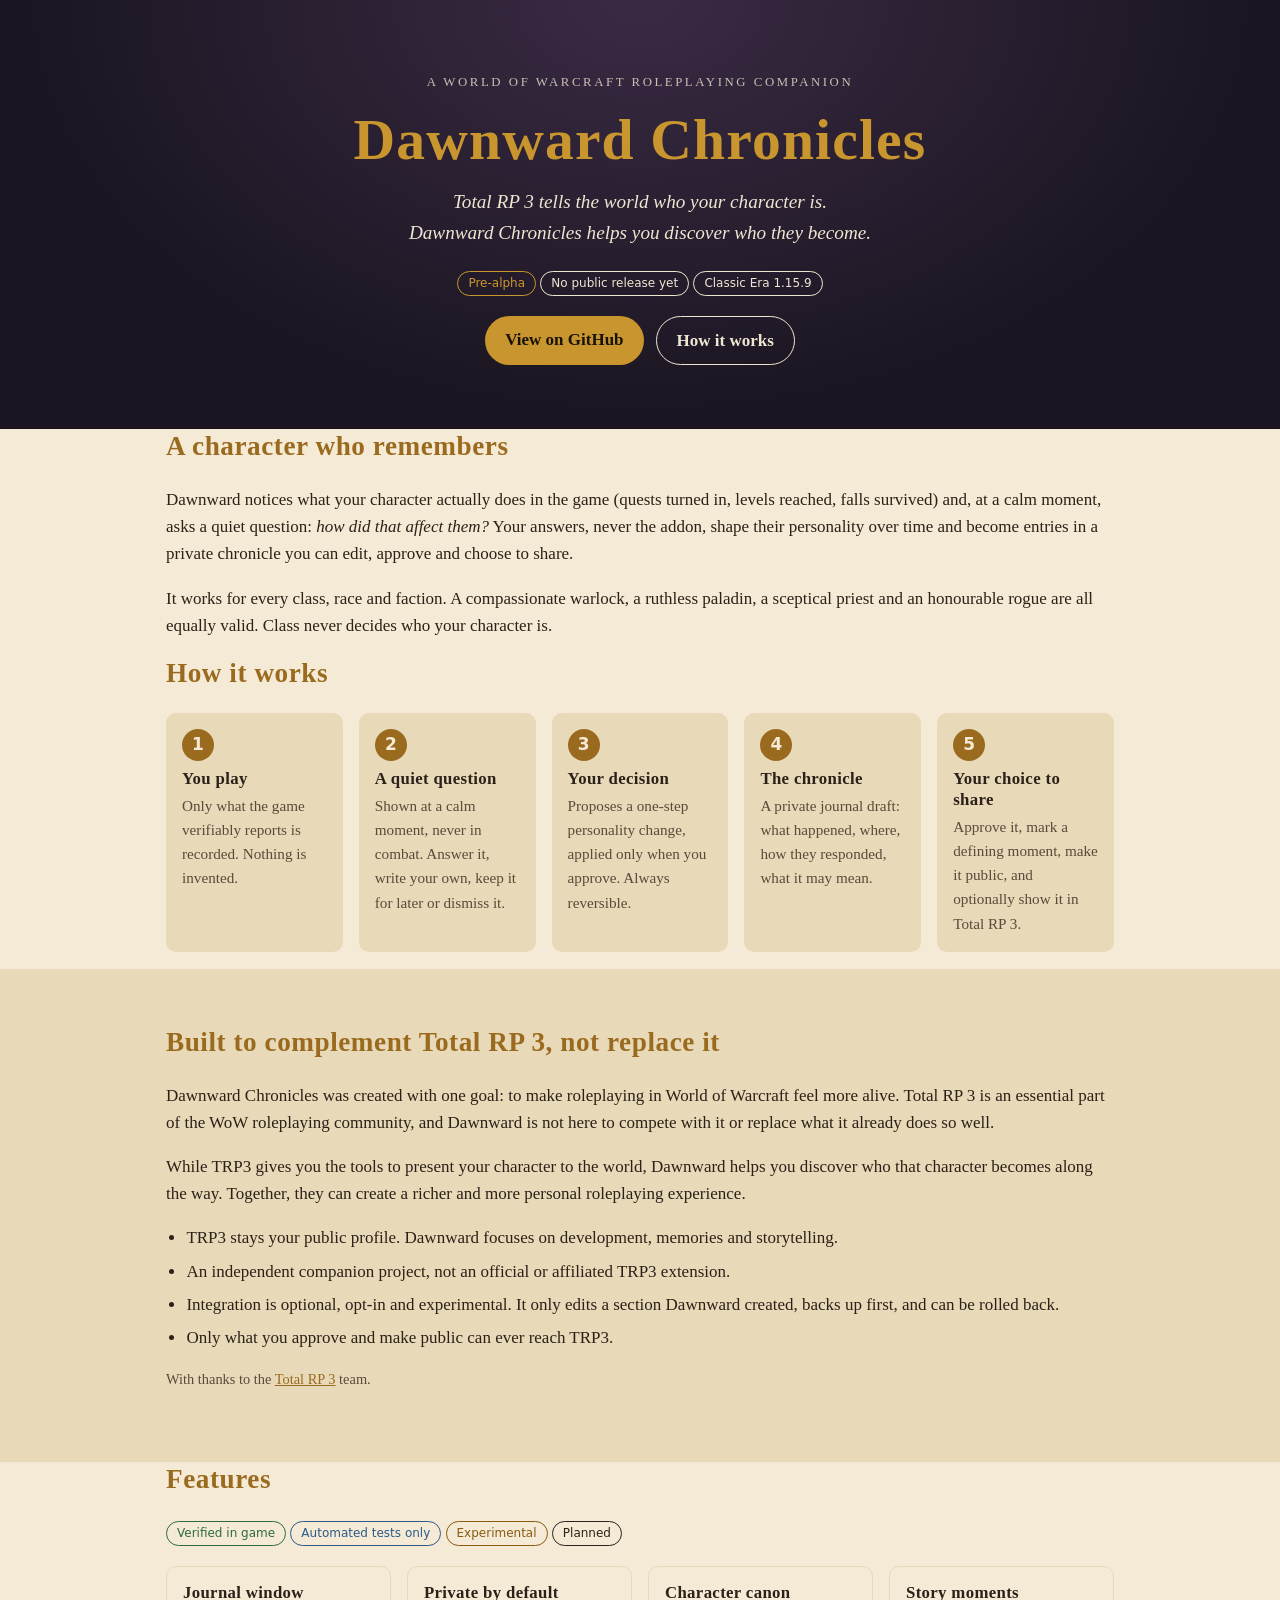
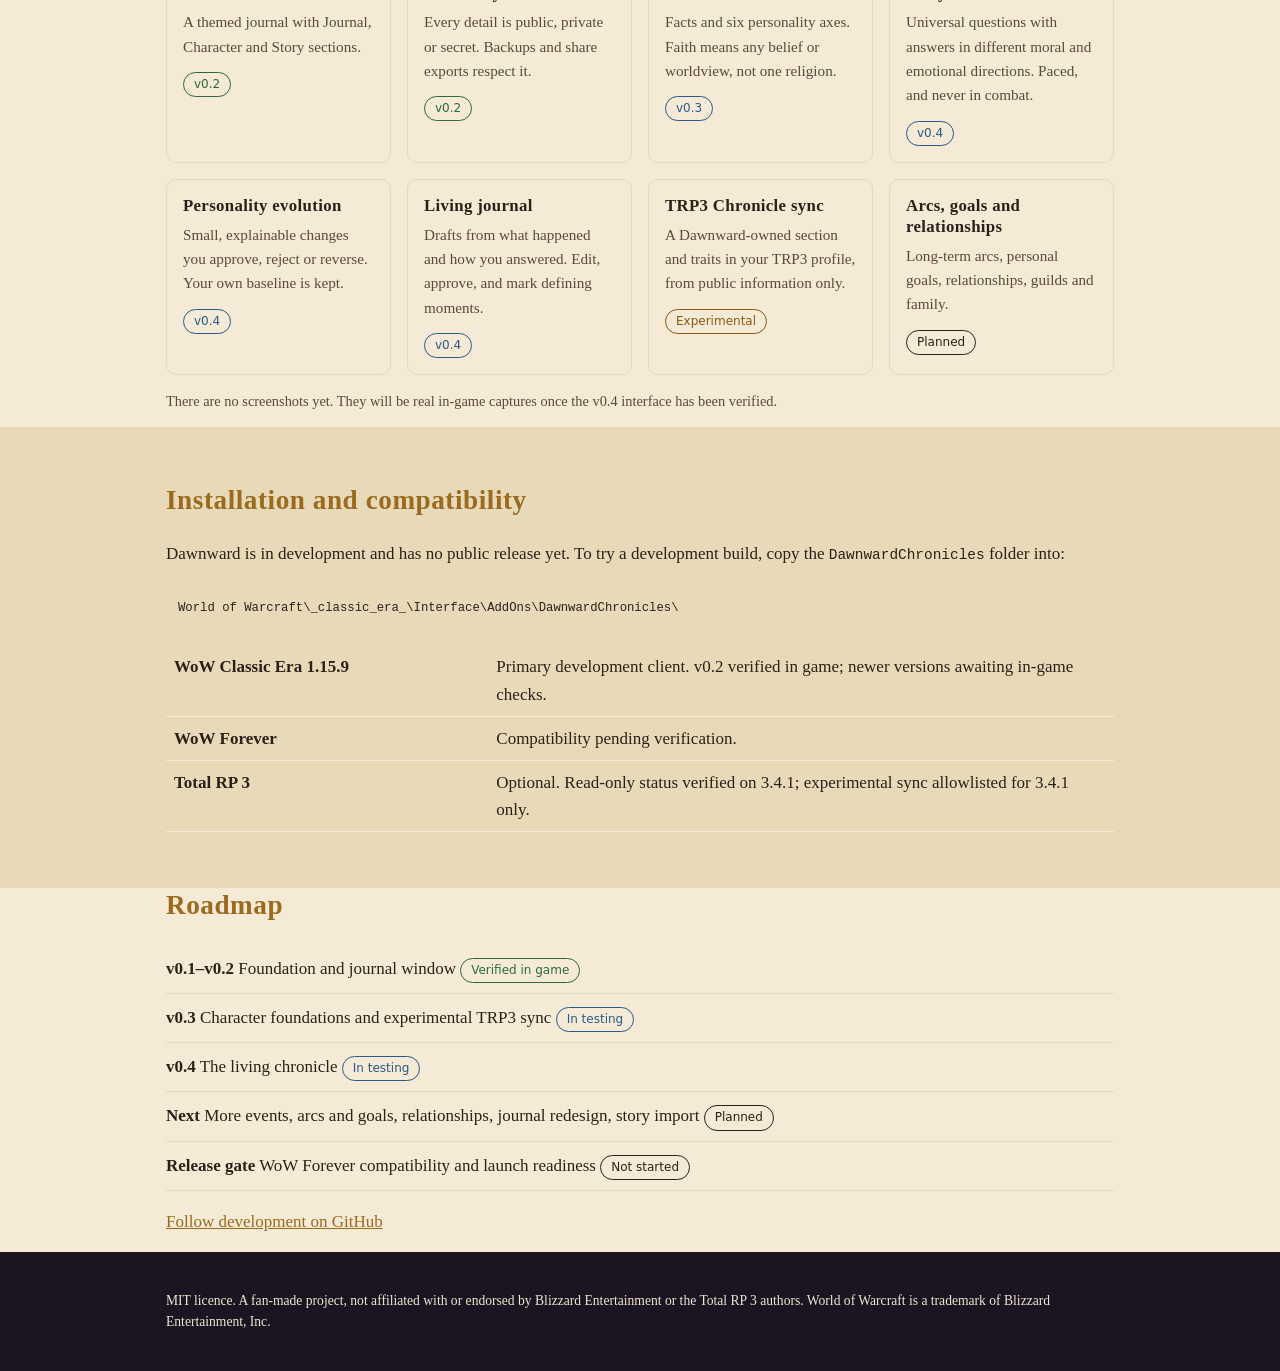
<file: site/index.html>
<!doctype html>
<html lang="en">
<head>
<meta charset="utf-8">
<meta name="viewport" content="width=device-width, initial-scale=1">
<title>Dawnward Chronicles</title>
<meta name="description" content="A living chronicle for your World of Warcraft character. A companion to Total RP 3, not a replacement.">
<link rel="stylesheet" href="style.css">
</head>
<body>
<header class="hero">
  <div class="wrap">
    <p class="eyebrow">A World of Warcraft roleplaying companion</p>
    <h1>Dawnward Chronicles</h1>
    <p class="tagline">Total RP 3 tells the world who your character is.<br>Dawnward Chronicles helps you discover who they become.</p>
    <p class="status"><span class="pill warn">Pre-alpha</span> <span class="pill">No public release yet</span> <span class="pill">Classic Era 1.15.9</span></p>
    <nav class="cta">
      <a class="button" href="https://github.com/roryherriman/Dawnward-Chronicles">View on GitHub</a>
      <a class="button ghost" href="#how">How it works</a>
    </nav>
  </div>
</header>

<main>
<section class="wrap" id="concept">
  <h2>A character who remembers</h2>
  <p>Dawnward notices what your character actually does in the game (quests turned in, levels reached, falls survived) and, at a calm moment, asks a quiet question: <em>how did that affect them?</em> Your answers, never the addon, shape their personality over time and become entries in a private chronicle you can edit, approve and choose to share.</p>
  <p>It works for every class, race and faction. A compassionate warlock, a ruthless paladin, a sceptical priest and an honourable rogue are all equally valid. Class never decides who your character is.</p>
</section>

<section class="wrap" id="how">
  <h2>How it works</h2>
  <ol class="flow">
    <li><span class="step">1</span><h3>You play</h3><p>Only what the game verifiably reports is recorded. Nothing is invented.</p></li>
    <li><span class="step">2</span><h3>A quiet question</h3><p>Shown at a calm moment, never in combat. Answer it, write your own, keep it for later or dismiss it.</p></li>
    <li><span class="step">3</span><h3>Your decision</h3><p>Proposes a one-step personality change, applied only when you approve. Always reversible.</p></li>
    <li><span class="step">4</span><h3>The chronicle</h3><p>A private journal draft: what happened, where, how they responded, what it may mean.</p></li>
    <li><span class="step">5</span><h3>Your choice to share</h3><p>Approve it, mark a defining moment, make it public, and optionally show it in Total RP 3.</p></li>
  </ol>
</section>

<section class="band" id="trp3">
  <div class="wrap">
    <h2>Built to complement Total RP 3, not replace it</h2>
    <p>Dawnward Chronicles was created with one goal: to make roleplaying in World of Warcraft feel more alive. Total RP 3 is an essential part of the WoW roleplaying community, and Dawnward is not here to compete with it or replace what it already does so well.</p>
    <p>While TRP3 gives you the tools to present your character to the world, Dawnward helps you discover who that character becomes along the way. Together, they can create a richer and more personal roleplaying experience.</p>
    <ul class="checks">
      <li>TRP3 stays your public profile. Dawnward focuses on development, memories and storytelling.</li>
      <li>An independent companion project, not an official or affiliated TRP3 extension.</li>
      <li>Integration is optional, opt-in and experimental. It only edits a section Dawnward created, backs up first, and can be rolled back.</li>
      <li>Only what you approve and make public can ever reach TRP3.</li>
    </ul>
    <p class="credit">With thanks to the <a href="https://github.com/Total-RP/Total-RP-3">Total RP 3</a> team.</p>
  </div>
</section>

<section class="wrap" id="features">
  <h2>Features</h2>
  <p class="legend"><span class="pill ok">Verified in game</span> <span class="pill test">Automated tests only</span> <span class="pill warn">Experimental</span> <span class="pill">Planned</span></p>
  <div class="grid">
    <article><h3>Journal window</h3><p>A themed journal with Journal, Character and Story sections.</p><span class="pill ok">v0.2</span></article>
    <article><h3>Private by default</h3><p>Every detail is public, private or secret. Backups and share exports respect it.</p><span class="pill ok">v0.2</span></article>
    <article><h3>Character canon</h3><p>Facts and six personality axes. Faith means any belief or worldview, not one religion.</p><span class="pill test">v0.3</span></article>
    <article><h3>Story moments</h3><p>Universal questions with answers in different moral and emotional directions. Paced, and never in combat.</p><span class="pill test">v0.4</span></article>
    <article><h3>Personality evolution</h3><p>Small, explainable changes you approve, reject or reverse. Your own baseline is kept.</p><span class="pill test">v0.4</span></article>
    <article><h3>Living journal</h3><p>Drafts from what happened and how you answered. Edit, approve, and mark defining moments.</p><span class="pill test">v0.4</span></article>
    <article><h3>TRP3 Chronicle sync</h3><p>A Dawnward-owned section and traits in your TRP3 profile, from public information only.</p><span class="pill warn">Experimental</span></article>
    <article><h3>Arcs, goals and relationships</h3><p>Long-term arcs, personal goals, relationships, guilds and family.</p><span class="pill">Planned</span></article>
  </div>
  <p class="note">There are no screenshots yet. They will be real in-game captures once the v0.4 interface has been verified.</p>
</section>

<section class="band" id="install">
  <div class="wrap">
    <h2>Installation and compatibility</h2>
    <p>Dawnward is in development and has no public release yet. To try a development build, copy the <code>DawnwardChronicles</code> folder into:</p>
    <pre><code>World of Warcraft\_classic_era_\Interface\AddOns\DawnwardChronicles\</code></pre>
    <table>
      <tr><th>WoW Classic Era 1.15.9</th><td>Primary development client. v0.2 verified in game; newer versions awaiting in-game checks.</td></tr>
      <tr><th>WoW Forever</th><td>Compatibility pending verification.</td></tr>
      <tr><th>Total RP 3</th><td>Optional. Read-only status verified on 3.4.1; experimental sync allowlisted for 3.4.1 only.</td></tr>
    </table>
  </div>
</section>

<section class="wrap" id="roadmap">
  <h2>Roadmap</h2>
  <ul class="roadmap">
    <li><strong>v0.1–v0.2</strong> Foundation and journal window <span class="pill ok">Verified in game</span></li>
    <li><strong>v0.3</strong> Character foundations and experimental TRP3 sync <span class="pill test">In testing</span></li>
    <li><strong>v0.4</strong> The living chronicle <span class="pill test">In testing</span></li>
    <li><strong>Next</strong> More events, arcs and goals, relationships, journal redesign, story import <span class="pill">Planned</span></li>
    <li><strong>Release gate</strong> WoW Forever compatibility and launch readiness <span class="pill">Not started</span></li>
  </ul>
  <p><a href="https://github.com/roryherriman/Dawnward-Chronicles/issues">Follow development on GitHub</a></p>
</section>
</main>

<footer>
  <div class="wrap">
    <p>MIT licence. A fan-made project, not affiliated with or endorsed by Blizzard Entertainment or the Total RP 3 authors. World of Warcraft is a trademark of Blizzard Entertainment, Inc.</p>
  </div>
</footer>
</body>
</html>
</file>
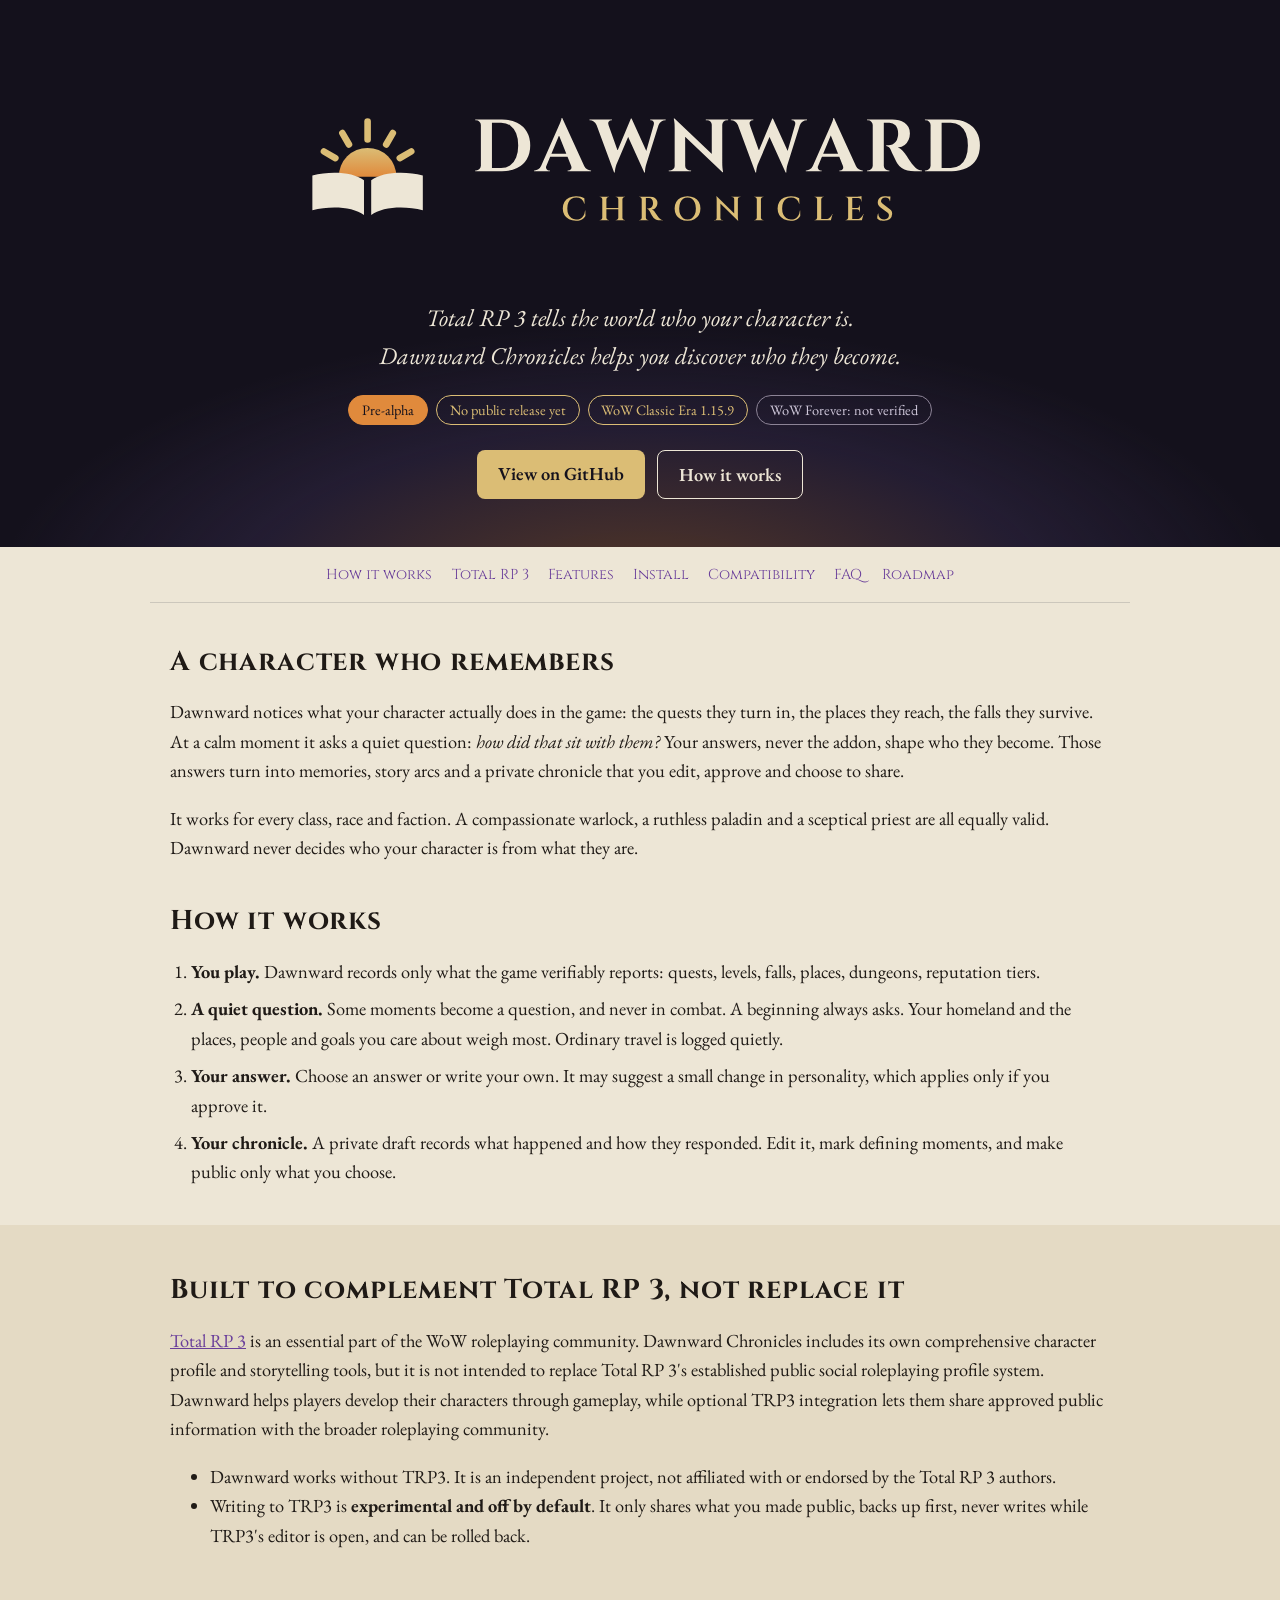
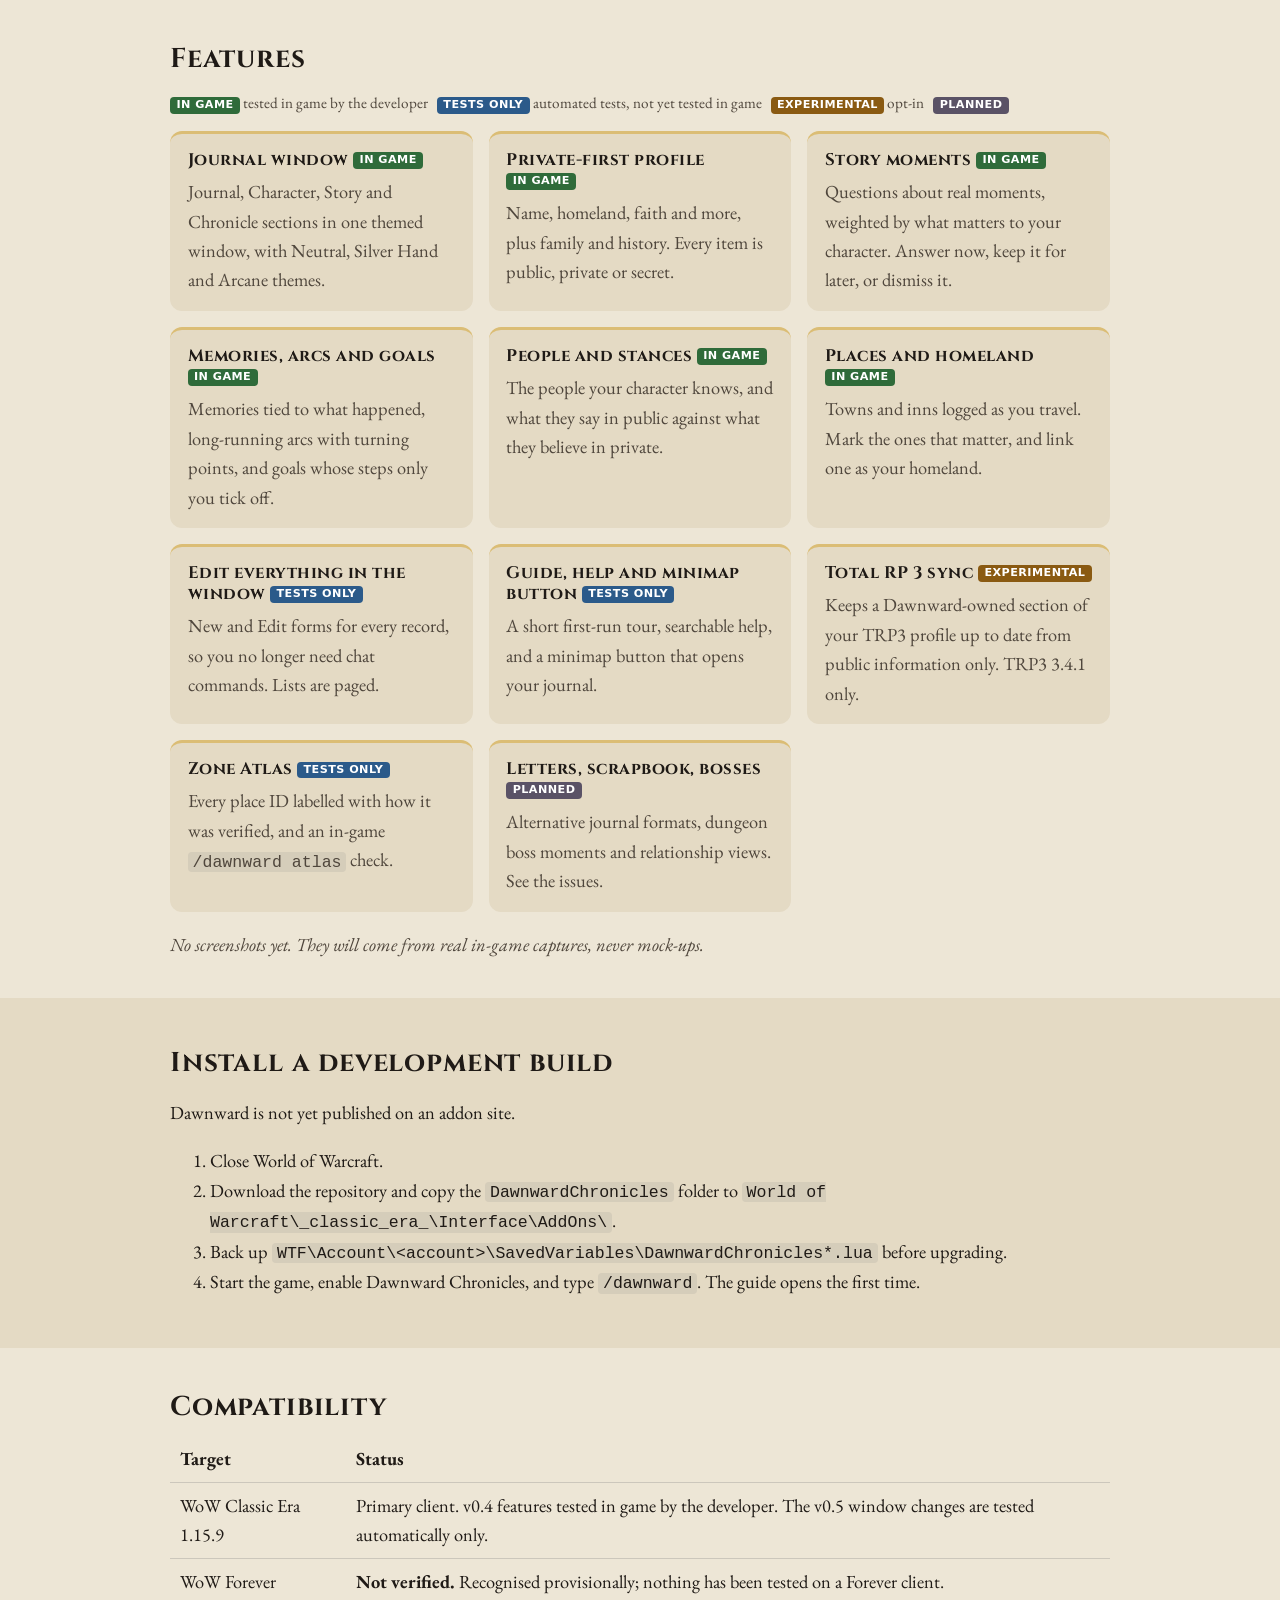
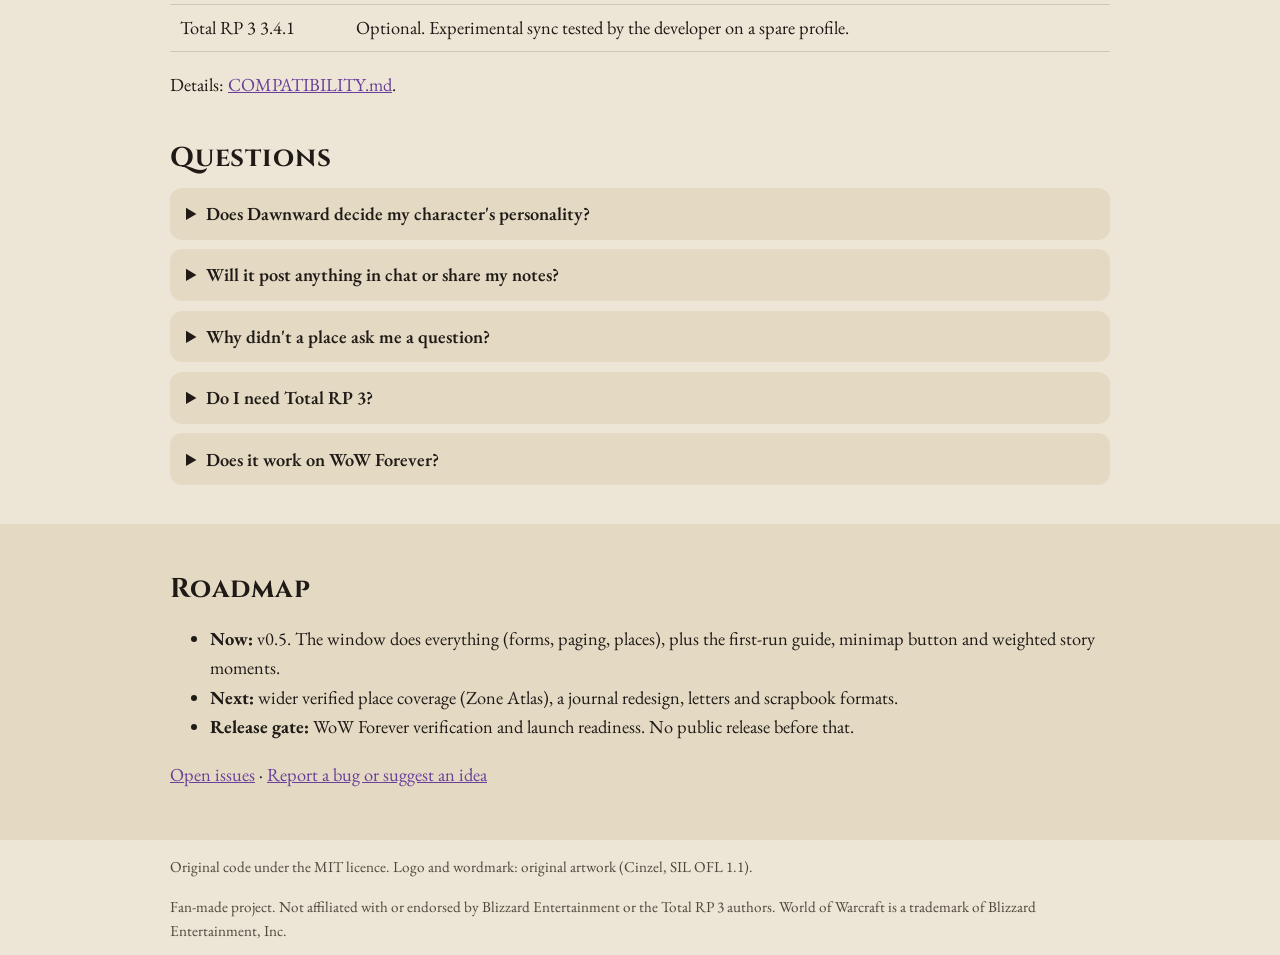
<file: docs/site/index.html>
<!doctype html>
<html lang="en">
<head>
<meta charset="utf-8">
<meta name="viewport" content="width=device-width, initial-scale=1">
<title>Dawnward Chronicles: a living chronicle for your WoW character</title>
<meta name="description" content="A World of Warcraft Classic Era roleplaying addon that turns what your character lives through into a private, player-authored chronicle. Built to complement Total RP 3.">
<meta property="og:title" content="Dawnward Chronicles">
<meta property="og:description" content="Total RP 3 tells the world who your character is. Dawnward Chronicles helps you discover who they become.">
<meta property="og:image" content="assets/social-preview.png">
<meta property="og:type" content="website">
<meta name="twitter:card" content="summary_large_image">
<meta name="theme-color" content="#14111C">
<link rel="icon" href="assets/favicon.svg" type="image/svg+xml">
<link rel="icon" href="assets/favicon-32.png" sizes="32x32" type="image/png">
<link rel="apple-touch-icon" href="assets/apple-touch-icon.png">
<link rel="preconnect" href="https://fonts.googleapis.com">
<link rel="preconnect" href="https://fonts.gstatic.com" crossorigin>
<link rel="stylesheet" href="https://fonts.googleapis.com/css2?family=Cinzel:wght@600;700&family=EB+Garamond:ital,wght@0,400;0,600;1,400&display=swap">
<link rel="stylesheet" href="style.css">
</head>
<body>
<a class="skip" href="#main">Skip to content</a>
<header class="hero">
  <div class="wrap">
    <img class="lockup" src="assets/lockup-dark.svg" alt="Dawnward Chronicles" width="760" height="215">
    <p class="tagline">Total RP 3 tells the world who your character is.<br>Dawnward Chronicles helps you discover who they become.</p>
    <p class="pills" aria-label="Project status">
      <span class="pill warn">Pre-alpha</span>
      <span class="pill">No public release yet</span>
      <span class="pill">WoW Classic Era 1.15.9</span>
      <span class="pill muted">WoW Forever: not verified</span>
    </p>
    <nav class="cta" aria-label="Primary">
      <a class="button" href="https://github.com/roryherriman/Dawnward-Chronicles">View on GitHub</a>
      <a class="button ghost" href="#how">How it works</a>
    </nav>
  </div>
</header>

<nav class="toc wrap" aria-label="Sections">
  <a href="#how">How it works</a><a href="#trp3">Total RP 3</a><a href="#features">Features</a><a href="#install">Install</a><a href="#compat">Compatibility</a><a href="#faq">FAQ</a><a href="#roadmap">Roadmap</a>
</nav>

<main id="main">
<section class="wrap" id="concept">
  <h2>A character who remembers</h2>
  <p>Dawnward notices what your character actually does in the game: the quests they turn in, the places they reach, the falls they survive. At a calm moment it asks a quiet question: <em>how did that sit with them?</em> Your answers, never the addon, shape who they become. Those answers turn into memories, story arcs and a private chronicle that you edit, approve and choose to share.</p>
  <p>It works for every class, race and faction. A compassionate warlock, a ruthless paladin and a sceptical priest are all equally valid. Dawnward never decides who your character is from what they are.</p>
</section>

<section class="wrap" id="how">
  <h2>How it works</h2>
  <ol class="steps">
    <li><strong>You play.</strong> Dawnward records only what the game verifiably reports: quests, levels, falls, places, dungeons, reputation tiers.</li>
    <li><strong>A quiet question.</strong> Some moments become a question, and never in combat. A beginning always asks. Your homeland and the places, people and goals you care about weigh most. Ordinary travel is logged quietly.</li>
    <li><strong>Your answer.</strong> Choose an answer or write your own. It may suggest a small change in personality, which applies only if you approve it.</li>
    <li><strong>Your chronicle.</strong> A private draft records what happened and how they responded. Edit it, mark defining moments, and make public only what you choose.</li>
  </ol>
</section>

<section class="band" id="trp3">
  <div class="wrap">
    <h2>Built to complement Total RP 3, not replace it</h2>
    <p><a href="https://github.com/Total-RP/Total-RP-3">Total RP 3</a> is an essential part of the WoW roleplaying community. Dawnward Chronicles includes its own comprehensive character profile and storytelling tools, but it is not intended to replace Total RP 3's established public social roleplaying profile system. Dawnward helps players develop their characters through gameplay, while optional TRP3 integration lets them share approved public information with the broader roleplaying community.</p>
    <ul>
      <li>Dawnward works without TRP3. It is an independent project, not affiliated with or endorsed by the Total RP 3 authors.</li>
      <li>Writing to TRP3 is <strong>experimental and off by default</strong>. It only shares what you made public, backs up first, never writes while TRP3's editor is open, and can be rolled back.</li>
    </ul>
  </div>
</section>

<section class="wrap" id="features">
  <h2>Features</h2>
  <p class="legend"><span class="tag ok">In game</span> tested in game by the developer &nbsp; <span class="tag test">Tests only</span> automated tests, not yet tested in game &nbsp; <span class="tag exp">Experimental</span> opt-in &nbsp; <span class="tag plan">Planned</span></p>
  <div class="grid">
    <article><h3>Journal window <span class="tag ok">In game</span></h3><p>Journal, Character, Story and Chronicle sections in one themed window, with Neutral, Silver Hand and Arcane themes.</p></article>
    <article><h3>Private-first profile <span class="tag ok">In game</span></h3><p>Name, homeland, faith and more, plus family and history. Every item is public, private or secret.</p></article>
    <article><h3>Story moments <span class="tag ok">In game</span></h3><p>Questions about real moments, weighted by what matters to your character. Answer now, keep it for later, or dismiss it.</p></article>
    <article><h3>Memories, arcs and goals <span class="tag ok">In game</span></h3><p>Memories tied to what happened, long-running arcs with turning points, and goals whose steps only you tick off.</p></article>
    <article><h3>People and stances <span class="tag ok">In game</span></h3><p>The people your character knows, and what they say in public against what they believe in private.</p></article>
    <article><h3>Places and homeland <span class="tag ok">In game</span></h3><p>Towns and inns logged as you travel. Mark the ones that matter, and link one as your homeland.</p></article>
    <article><h3>Edit everything in the window <span class="tag test">Tests only</span></h3><p>New and Edit forms for every record, so you no longer need chat commands. Lists are paged.</p></article>
    <article><h3>Guide, help and minimap button <span class="tag test">Tests only</span></h3><p>A short first-run tour, searchable help, and a minimap button that opens your journal.</p></article>
    <article><h3>Total RP 3 sync <span class="tag exp">Experimental</span></h3><p>Keeps a Dawnward-owned section of your TRP3 profile up to date from public information only. TRP3 3.4.1 only.</p></article>
    <article><h3>Zone Atlas <span class="tag test">Tests only</span></h3><p>Every place ID labelled with how it was verified, and an in-game <code>/dawnward atlas</code> check.</p></article>
    <article><h3>Letters, scrapbook, bosses <span class="tag plan">Planned</span></h3><p>Alternative journal formats, dungeon boss moments and relationship views. See the issues.</p></article>
  </div>
  <p class="note">No screenshots yet. They will come from real in-game captures, never mock-ups.</p>
</section>

<section class="band" id="install">
  <div class="wrap">
    <h2>Install a development build</h2>
    <p>Dawnward is not yet published on an addon site.</p>
    <ol>
      <li>Close World of Warcraft.</li>
      <li>Download the repository and copy the <code>DawnwardChronicles</code> folder to <code>World of Warcraft\_classic_era_\Interface\AddOns\</code>.</li>
      <li>Back up <code>WTF\Account\&lt;account&gt;\SavedVariables\DawnwardChronicles*.lua</code> before upgrading.</li>
      <li>Start the game, enable Dawnward Chronicles, and type <code>/dawnward</code>. The guide opens the first time.</li>
    </ol>
  </div>
</section>

<section class="wrap" id="compat">
  <h2>Compatibility</h2>
  <table>
    <thead><tr><th scope="col">Target</th><th scope="col">Status</th></tr></thead>
    <tbody>
      <tr><td>WoW Classic Era 1.15.9</td><td>Primary client. v0.4 features tested in game by the developer. The v0.5 window changes are tested automatically only.</td></tr>
      <tr><td>WoW Forever</td><td><strong>Not verified.</strong> Recognised provisionally; nothing has been tested on a Forever client.</td></tr>
      <tr><td>Total RP 3 3.4.1</td><td>Optional. Experimental sync tested by the developer on a spare profile.</td></tr>
    </tbody>
  </table>
  <p>Details: <a href="https://github.com/roryherriman/Dawnward-Chronicles/blob/main/docs/COMPATIBILITY.md">COMPATIBILITY.md</a>.</p>
</section>

<section class="wrap" id="faq">
  <h2>Questions</h2>
  <details><summary>Does Dawnward decide my character's personality?</summary><p>No. It proposes small changes from your own answers, and nothing changes until you approve it. Class, race and faction never decide anything.</p></details>
  <details><summary>Will it post anything in chat or share my notes?</summary><p>Never. Dawnward never sends chat, emotes or whispers. Everything starts private; only what you make public can be shared.</p></details>
  <details><summary>Why didn't a place ask me a question?</summary><p>Questions are weighted and paced. Ordinary travel is logged quietly, and a cooldown keeps questions rare. A place tied to your story is far more likely to ask.</p></details>
  <details><summary>Do I need Total RP 3?</summary><p>No. Dawnward works on its own. TRP3 sync is optional and experimental.</p></details>
  <details><summary>Does it work on WoW Forever?</summary><p>Not yet verified. Compatibility is announced only after testing on a real Forever client.</p></details>
</section>

<section class="band" id="roadmap">
  <div class="wrap">
    <h2>Roadmap</h2>
    <ul>
      <li><strong>Now:</strong> v0.5. The window does everything (forms, paging, places), plus the first-run guide, minimap button and weighted story moments.</li>
      <li><strong>Next:</strong> wider verified place coverage (Zone Atlas), a journal redesign, letters and scrapbook formats.</li>
      <li><strong>Release gate:</strong> WoW Forever verification and launch readiness. No public release before that.</li>
    </ul>
    <p><a href="https://github.com/roryherriman/Dawnward-Chronicles/issues">Open issues</a> · <a href="https://github.com/roryherriman/Dawnward-Chronicles/issues/new/choose">Report a bug or suggest an idea</a></p>
  </div>
</section>
</main>

<footer class="wrap">
  <p>Original code under the MIT licence. Logo and wordmark: original artwork (Cinzel, SIL OFL 1.1).</p>
  <p>Fan-made project. Not affiliated with or endorsed by Blizzard Entertainment or the Total RP 3 authors. World of Warcraft is a trademark of Blizzard Entertainment, Inc.</p>
</footer>
</body>
</html>
</file>
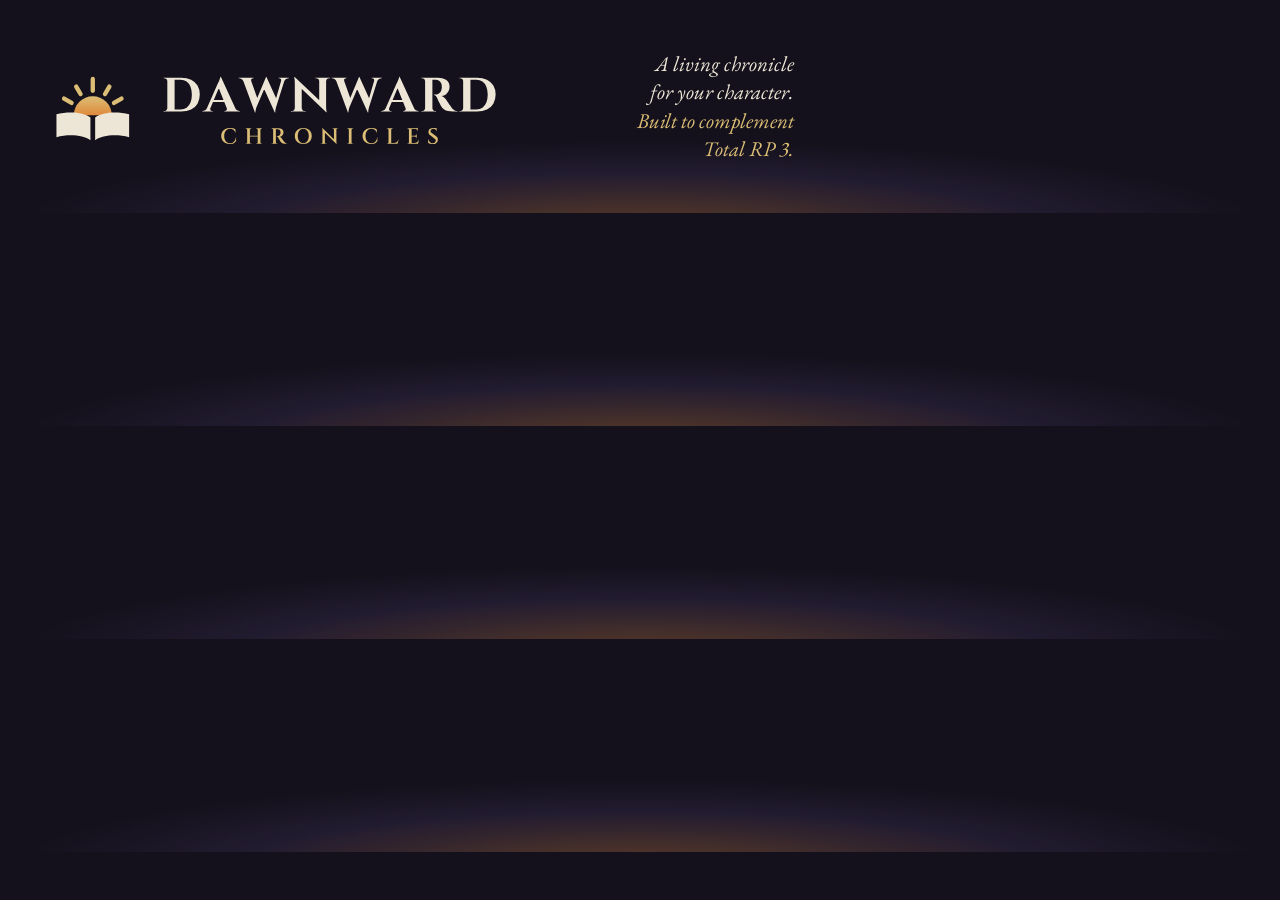
<file: assets/branding/templates/curseforge-banner-850.html>
<!doctype html>
<html><head><meta charset="utf-8"><link rel="stylesheet" href="_base.css">
<!-- CurseForge description banner, 850 x 213. The same composition as
     curseforge-banner.html (1920 x 480), recomposed for the smaller size:
     the vector lockup takes a larger share of the width and the tagline is
     set larger than a straight scale-down would leave it, so both stay sharp
     and readable. -->
<style>
body { width: 850px; height: 213px; display: flex; align-items: center; justify-content: space-between;
  padding: 0 56px 0 22px; overflow: hidden;
  background: radial-gradient(ellipse 70% 60% at 50% 108%, rgba(224,138,60,.35), rgba(75,59,107,.25) 45%, transparent 70%), var(--night); }
img { width: 500px; display: block; }
p { font-size: 21px; font-style: italic; text-align: right; line-height: 1.35; white-space: nowrap; }
</style></head>
<body>
<img src="../svg/dawnward-lockup-dark-transparent.svg" alt="Dawnward Chronicles">
<p>A living chronicle<br>for your character.<br><span style="color:var(--gold)">Built to complement<br>Total RP 3.</span></p>
</body></html>
</file>
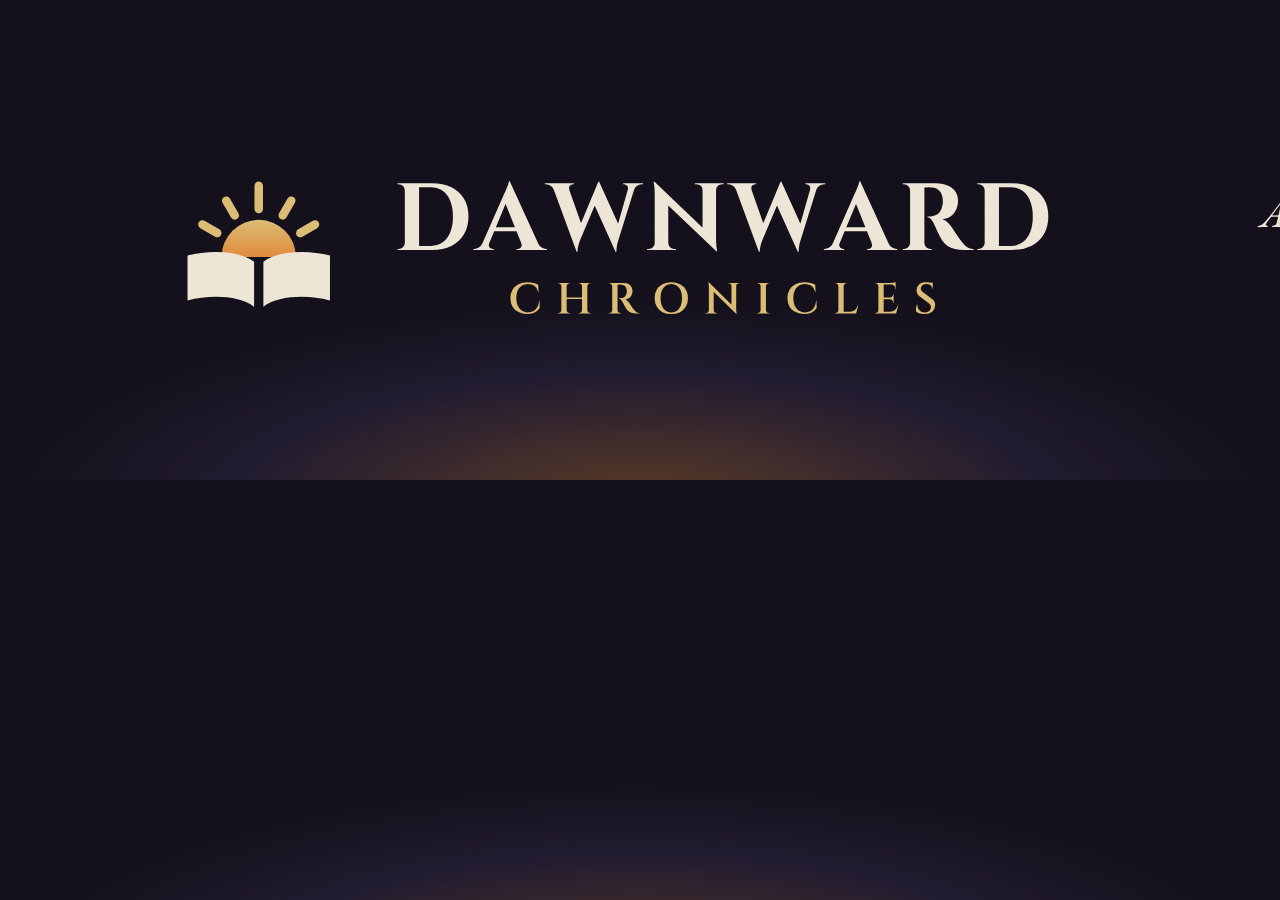
<file: assets/branding/templates/curseforge-banner.html>
<!doctype html>
<html><head><meta charset="utf-8"><link rel="stylesheet" href="_base.css">
<style>
body { width: 1920px; height: 480px; display: flex; align-items: center; justify-content: space-between; padding: 0 120px; }
img { width: 980px; }
p { font-size: 40px; font-style: italic; text-align: right; line-height: 1.35; max-width: 640px; }
</style></head>
<body class="glow">
<img src="../svg/dawnward-lockup-dark-transparent.svg" alt="Dawnward Chronicles">
<p>A living chronicle for your character.<br><span style="color:var(--gold)">Built to complement Total RP 3.</span></p>
</body></html>
</file>
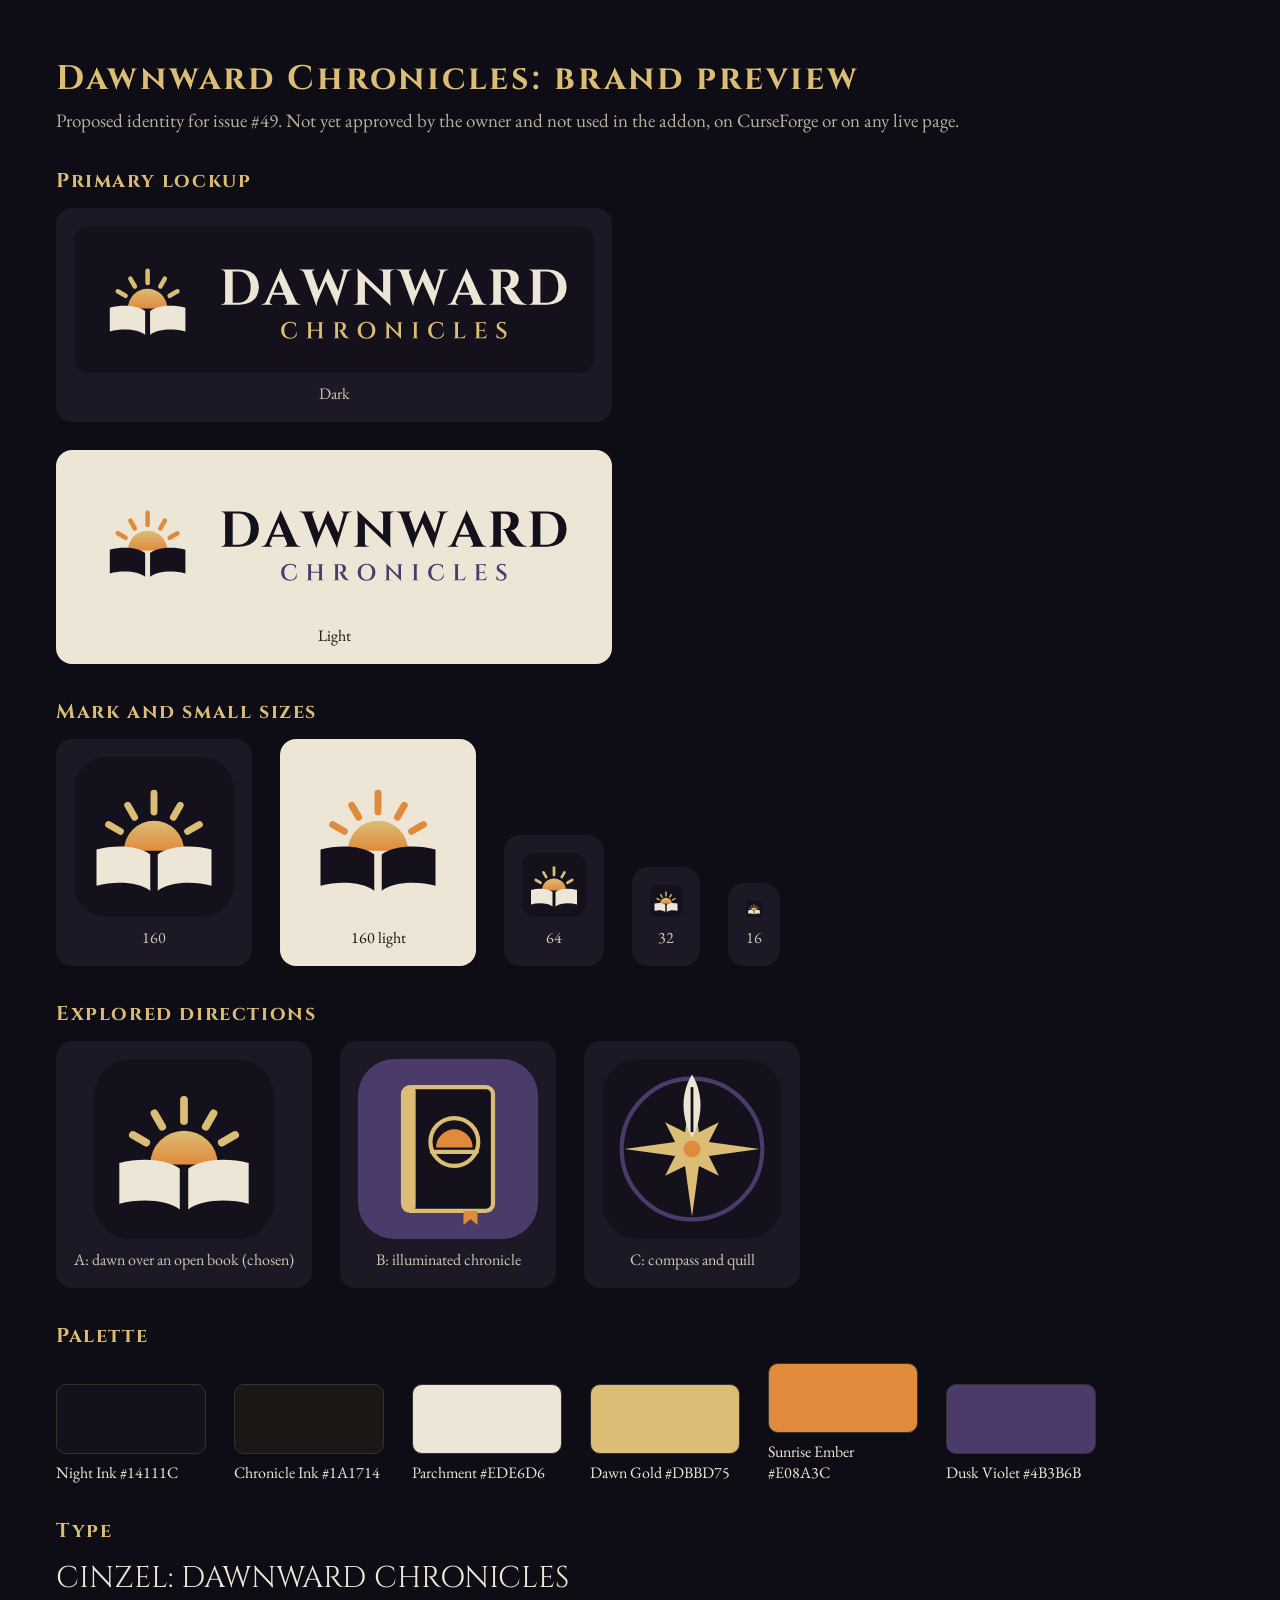
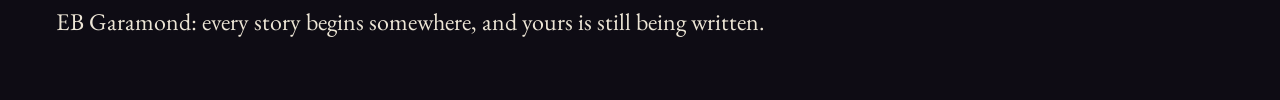
<file: assets/branding/templates/preview-sheet.html>
<!doctype html>
<html><head><meta charset="utf-8"><link rel="stylesheet" href="_base.css">
<style>
body { width: 1200px; height: 1700px; padding: 56px; background: #0E0C14; }
h1, h2 { font-family: Cinzel, serif; color: var(--gold); letter-spacing: .08em; }
h1 { font-size: 34px; margin-bottom: 6px; } h2 { font-size: 20px; margin: 34px 0 14px; }
.note { color: #B9B0A0; font-size: 19px; }
.row { display: flex; gap: 28px; align-items: flex-end; flex-wrap: wrap; }
.card { background: #1C1826; border-radius: 16px; padding: 18px; text-align: center; color: #CFC6B4; font-size: 16px; }
.light { background: var(--parchment); color: var(--ink); }
.card img { display: block; margin: 0 auto 10px; }
.swatch { width: 150px; } .swatch div { height: 70px; border-radius: 10px; margin-bottom: 8px; border: 1px solid #333; }
</style></head>
<body>
<h1>Dawnward Chronicles: brand preview</h1>
<p class="note">Proposed identity for issue #49. Not yet approved by the owner and not used in the addon, on CurseForge or on any live page.</p>

<h2>Primary lockup</h2>
<div class="row">
 <div class="card"><img src="../svg/dawnward-lockup-dark.svg" width="520" alt="Dark lockup">Dark</div>
 <div class="card light"><img src="../svg/dawnward-lockup-light.svg" width="520" alt="Light lockup">Light</div>
</div>

<h2>Mark and small sizes</h2>
<div class="row">
 <div class="card"><img src="../svg/dawnward-mark-dark.svg" width="160" alt="">160</div>
 <div class="card light"><img src="../svg/dawnward-mark-light.svg" width="160" alt="">160 light</div>
 <div class="card"><img src="../svg/dawnward-mark-dark.svg" width="64" alt="">64</div>
 <div class="card"><img src="../svg/favicon.svg" width="32" alt="">32</div>
 <div class="card"><img src="../svg/favicon.svg" width="16" alt="">16</div>
</div>

<h2>Explored directions</h2>
<div class="row">
 <div class="card"><img src="../concepts/concept-a-rising-dawn.svg" width="180" alt="">A: dawn over an open book (chosen)</div>
 <div class="card"><img src="../concepts/concept-b-illuminated-chronicle.svg" width="180" alt="">B: illuminated chronicle</div>
 <div class="card"><img src="../concepts/concept-c-compass-quill.svg" width="180" alt="">C: compass and quill</div>
</div>

<h2>Palette</h2>
<div class="row">
 <div class="swatch"><div style="background:#14111C"></div>Night Ink #14111C</div>
 <div class="swatch"><div style="background:#1A1714"></div>Chronicle Ink #1A1714</div>
 <div class="swatch"><div style="background:#EDE6D6"></div>Parchment #EDE6D6</div>
 <div class="swatch"><div style="background:#DBBD75"></div>Dawn Gold #DBBD75</div>
 <div class="swatch"><div style="background:#E08A3C"></div>Sunrise Ember #E08A3C</div>
 <div class="swatch"><div style="background:#4B3B6B"></div>Dusk Violet #4B3B6B</div>
</div>

<h2>Type</h2>
<p style="font-family:Cinzel,serif;font-size:30px;color:var(--parchment)">CINZEL: DAWNWARD CHRONICLES</p>
<p style="font-size:24px;margin-top:8px">EB Garamond: every story begins somewhere, and yours is still being written.</p>
</body></html>
</file>
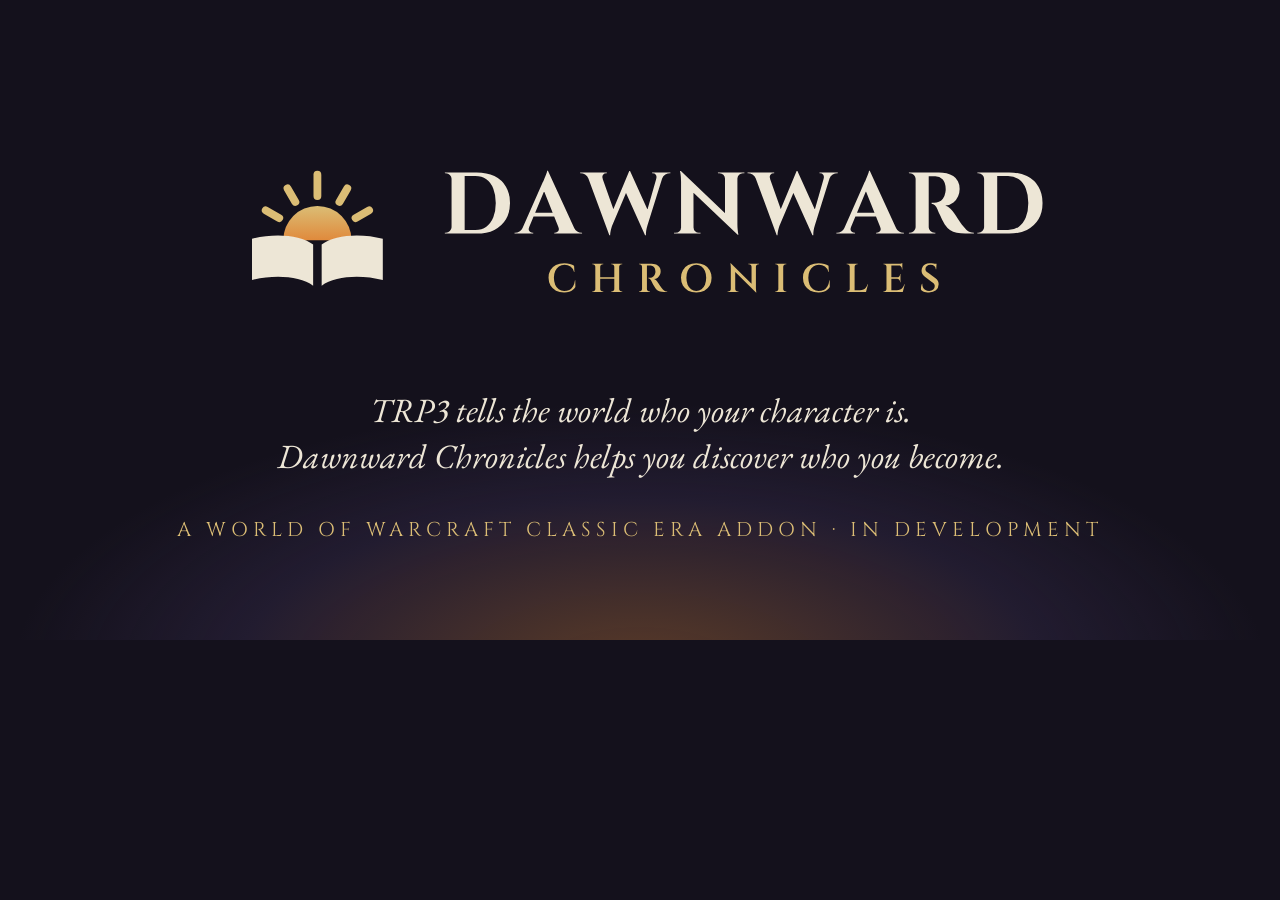
<file: assets/branding/templates/social-preview.html>
<!doctype html>
<html><head><meta charset="utf-8"><link rel="stylesheet" href="_base.css">
<style>
body { width: 1280px; height: 640px; display: flex; flex-direction: column; align-items: center; justify-content: center; gap: 36px; }
img { width: 900px; }
p { font-size: 34px; font-style: italic; color: var(--parchment); text-align: center; max-width: 1000px; line-height: 1.35; }
small { font-family: Cinzel, serif; letter-spacing: .25em; color: var(--gold); font-size: 20px; }
</style></head>
<body class="glow">
<img src="../svg/dawnward-lockup-dark-transparent.svg" alt="Dawnward Chronicles">
<p>TRP3 tells the world who your character is.<br>Dawnward Chronicles helps you discover who you become.</p>
<small>A WORLD OF WARCRAFT CLASSIC ERA ADDON · IN DEVELOPMENT</small>
</body></html>
</file>
<file: site/style.css>
/* Dawnward Chronicles project page. Parchment and ink, no third-party art. */
:root {
  --ink: #2b2118;
  --ink-soft: #5a4a3a;
  --parchment: #f4ead5;
  --parchment-deep: #e8d9b8;
  --gold: #9a6b1f;
  --gold-bright: #c9952e;
  --night: #1a1520;
  --night-text: #efe6d2;
  --ok: #2f6b3a;
  --test: #2b5a8a;
  --warn: #8a5a12;
  --radius: 10px;
}
@media (prefers-color-scheme: dark) {
  :root {
    --ink: #efe6d2;
    --ink-soft: #c9bba2;
    --parchment: #1d1914;
    --parchment-deep: #29231b;
    --gold: #e0b45c;
    --gold-bright: #f0c674;
    --night: #0f0c12;
    --ok: #6fbf7c;
    --test: #7fb0e0;
    --warn: #e0a54a;
  }
}
* { box-sizing: border-box; }
body {
  margin: 0;
  background: var(--parchment);
  color: var(--ink);
  font: 17px/1.6 Georgia, "Iowan Old Style", "Palatino Linotype", serif;
}
.wrap { max-width: 980px; margin: 0 auto; padding: 0 16px; }
h1, h2, h3 { font-family: "Cinzel", Georgia, serif; letter-spacing: 0.02em; line-height: 1.25; }
h2 { color: var(--gold); font-size: 1.7rem; margin-top: 0; }
a { color: var(--gold); }
code, pre { font-family: ui-monospace, Consolas, monospace; font-size: 0.85em; }
pre { background: var(--parchment-deep); padding: 12px; border-radius: var(--radius); overflow-x: auto; }

.hero {
  background: radial-gradient(ellipse at top, #3a2b44 0%, var(--night) 70%);
  color: var(--night-text);
  padding: 72px 0 64px;
  text-align: center;
}
.hero h1 { font-size: clamp(2.2rem, 7vw, 3.6rem); margin: 0.2em 0; color: var(--gold-bright); }
.eyebrow { text-transform: uppercase; letter-spacing: 0.2em; font-size: 0.8rem; opacity: 0.8; margin: 0; }
.tagline { font-size: 1.2rem; font-style: italic; max-width: 640px; margin: 0.5em auto 1em; }
.cta { display: flex; gap: 12px; justify-content: center; flex-wrap: wrap; margin-top: 20px; }
.button {
  display: inline-block; padding: 10px 20px; border-radius: 999px; text-decoration: none;
  background: var(--gold-bright); color: #1a1208; font-weight: bold;
}
.button.ghost { background: transparent; color: var(--night-text); border: 1px solid var(--night-text); }

section { padding: 56px 0; }
.band { background: var(--parchment-deep); }

.pill {
  display: inline-block; font-size: 0.75rem; padding: 2px 10px; border-radius: 999px;
  border: 1px solid currentColor; font-family: system-ui, sans-serif; white-space: nowrap;
}
.pill.ok { color: var(--ok); }
.pill.test { color: var(--test); }
.pill.warn { color: var(--warn); }
.hero .pill { color: var(--night-text); }
.hero .pill.warn { color: var(--gold-bright); }

.flow { list-style: none; padding: 0; display: grid; gap: 16px; grid-template-columns: repeat(auto-fit, minmax(170px, 1fr)); }
.flow li { background: var(--parchment-deep); border-radius: var(--radius); padding: 16px; position: relative; }
.flow h3 { margin: 8px 0 4px; font-size: 1.05rem; }
.flow p { margin: 0; font-size: 0.95rem; color: var(--ink-soft); }
.step {
  display: inline-grid; place-items: center; width: 32px; height: 32px; border-radius: 50%;
  background: var(--gold); color: var(--parchment); font-weight: bold; font-family: system-ui, sans-serif;
}

.grid { display: grid; gap: 16px; grid-template-columns: repeat(auto-fit, minmax(220px, 1fr)); }
.grid article { border: 1px solid var(--parchment-deep); border-radius: var(--radius); padding: 16px; background: var(--parchment); }
.grid h3 { margin: 0 0 6px; font-size: 1.05rem; }
.grid p { margin: 0 0 10px; font-size: 0.95rem; color: var(--ink-soft); }
.legend { margin-bottom: 20px; }
.note, .credit { font-size: 0.9rem; color: var(--ink-soft); }

.checks { padding-left: 1.2em; }
.checks li { margin: 6px 0; }

table { width: 100%; border-collapse: collapse; }
th, td { text-align: left; padding: 8px; border-bottom: 1px solid var(--parchment); vertical-align: top; }
th { width: 34%; }
@media (max-width: 600px) {
  th, td { display: block; width: 100%; }
  th { border-bottom: none; padding-bottom: 0; }
}

.roadmap { list-style: none; padding: 0; }
.roadmap li { padding: 10px 0; border-bottom: 1px solid var(--parchment-deep); }

footer { background: var(--night); color: var(--night-text); padding: 24px 0; font-size: 0.85rem; }
</file>
<file: docs/site/style.css>
/* Dawnward Chronicles project page. Palette and type from docs/BRANDING_GUIDE.md. */
:root {
  --night: #14111C; --night-2: #1C1826; --parchment: #EDE6D6; --parchment-2: #E4DAC4;
  --gold: #DBBD75; --ember: #E08A3C; --violet: #4B3B6B;
  --bg: var(--parchment); --bg-2: var(--parchment-2); --text: #1F1A16; --muted: #4F463C;
  --link: #6A3F9A; --radius: 12px;
}
@media (prefers-color-scheme: dark) {
  :root { --bg: var(--night); --bg-2: var(--night-2); --text: var(--parchment); --muted: #C9BFAC; --link: var(--gold); }
}
* { box-sizing: border-box; }
html { scroll-behavior: smooth; }
body { margin: 0; background: var(--bg); color: var(--text); font: 1.15rem/1.6 "EB Garamond", Georgia, "Times New Roman", serif; }
a { color: var(--link); }
a:focus-visible, summary:focus-visible { outline: 3px solid var(--ember); outline-offset: 2px; }
code { overflow-wrap: anywhere; font-size: .9em; background: rgba(127,127,127,.15); padding: .05em .3em; border-radius: 4px; }
.wrap { max-width: 980px; margin: 0 auto; padding: 0 1.25rem; }
.skip { position: absolute; left: -999px; } .skip:focus { left: 1rem; top: 1rem; background: var(--gold); color: var(--night); padding: .4rem .8rem; z-index: 10; }
h2, h3 { font-family: Cinzel, Georgia, serif; letter-spacing: .03em; line-height: 1.25; }
h2 { font-size: 1.7rem; margin: 2.6rem 0 .8rem; }
h3 { font-size: 1.05rem; margin: 0 0 .4rem; }

.hero { background: radial-gradient(ellipse 70% 70% at 50% 110%, rgba(224,138,60,.32), rgba(75,59,107,.28) 45%, transparent 72%), var(--night);
  color: var(--parchment); text-align: center; padding: 3.5rem 0 3rem; }
.lockup { width: min(760px, 100%); height: auto; }
.tagline { font-size: clamp(1.15rem, 2.6vw, 1.5rem); font-style: italic; margin: 1.2rem auto; max-width: 42rem; }
.pills { display: flex; gap: .5rem; justify-content: center; flex-wrap: wrap; margin: 1rem 0 1.6rem; }
.pill { border: 1px solid var(--gold); color: var(--gold); border-radius: 999px; padding: .15rem .8rem; font-size: .9rem; }
.pill.warn { background: var(--ember); border-color: var(--ember); color: var(--night); }
.pill.muted { border-color: #8C8396; color: #CFC7DA; }
.cta { display: flex; gap: .8rem; justify-content: center; flex-wrap: wrap; }
.button { background: var(--gold); color: var(--night); text-decoration: none; padding: .55rem 1.3rem; border-radius: 8px; font-weight: 600; }
.button.ghost { background: transparent; color: var(--parchment); border: 1px solid var(--parchment); }

.toc { display: flex; flex-wrap: wrap; gap: .4rem 1.2rem; justify-content: center; padding-top: 1rem; padding-bottom: 1rem; border-bottom: 1px solid rgba(127,127,127,.3); }
.toc a { text-decoration: none; font-family: Cinzel, Georgia, serif; font-size: .9rem; }

.steps { padding-left: 1.3rem; } .steps li { margin: .5rem 0; }
.band { background: var(--bg-2); padding: .4rem 0 2rem; margin-top: 2.4rem; }
.grid { display: grid; grid-template-columns: repeat(auto-fit, minmax(260px, 1fr)); gap: 1rem; }
.grid article { background: var(--bg-2); border-radius: var(--radius); padding: 1rem 1.1rem; border-top: 3px solid var(--gold); }
.grid p { margin: 0; color: var(--muted); }
.tag { display: inline-block; font: 600 .7rem/1.5 system-ui, sans-serif; letter-spacing: .04em; text-transform: uppercase; border-radius: 4px; padding: 0 .4rem; vertical-align: middle; }
.tag.ok { background: #2F6B3A; color: #fff; } .tag.test { background: #2B5A8A; color: #fff; }
.tag.exp { background: #8A5A12; color: #fff; } .tag.plan { background: #5A5266; color: #fff; }
.legend { font-size: .95rem; color: var(--muted); }
.note { font-style: italic; color: var(--muted); }
table { width: 100%; border-collapse: collapse; } th, td { text-align: left; padding: .5rem .6rem; border-bottom: 1px solid rgba(127,127,127,.3); vertical-align: top; }
details { background: var(--bg-2); border-radius: var(--radius); padding: .7rem 1rem; margin: .6rem 0; } summary { cursor: pointer; font-weight: 600; }
footer { padding: 2.5rem 1.25rem 3rem; color: var(--muted); font-size: .95rem; }
@media (max-width: 560px) { body { font-size: 1.05rem; } .hero { padding-top: 2.2rem; } }
</file>
<file: assets/branding/templates/_base.css>
/* Shared by the brand templates. Fonts: Cinzel and EB Garamond (SIL OFL 1.1, Google Fonts). */
@import url("https://fonts.googleapis.com/css2?family=Cinzel:wght@600;700&family=EB+Garamond:ital@0;1&display=swap");
:root { --night: #14111C; --ink: #1A1714; --parchment: #EDE6D6; --gold: #DBBD75; --ember: #E08A3C; --violet: #4B3B6B; }
* { box-sizing: border-box; margin: 0; }
body { background: var(--night); color: var(--parchment); font-family: "EB Garamond", Georgia, serif; }
.glow { background: radial-gradient(ellipse 70% 60% at 50% 105%, rgba(224,138,60,.35), rgba(75,59,107,.25) 45%, transparent 70%), var(--night); }
</file>
